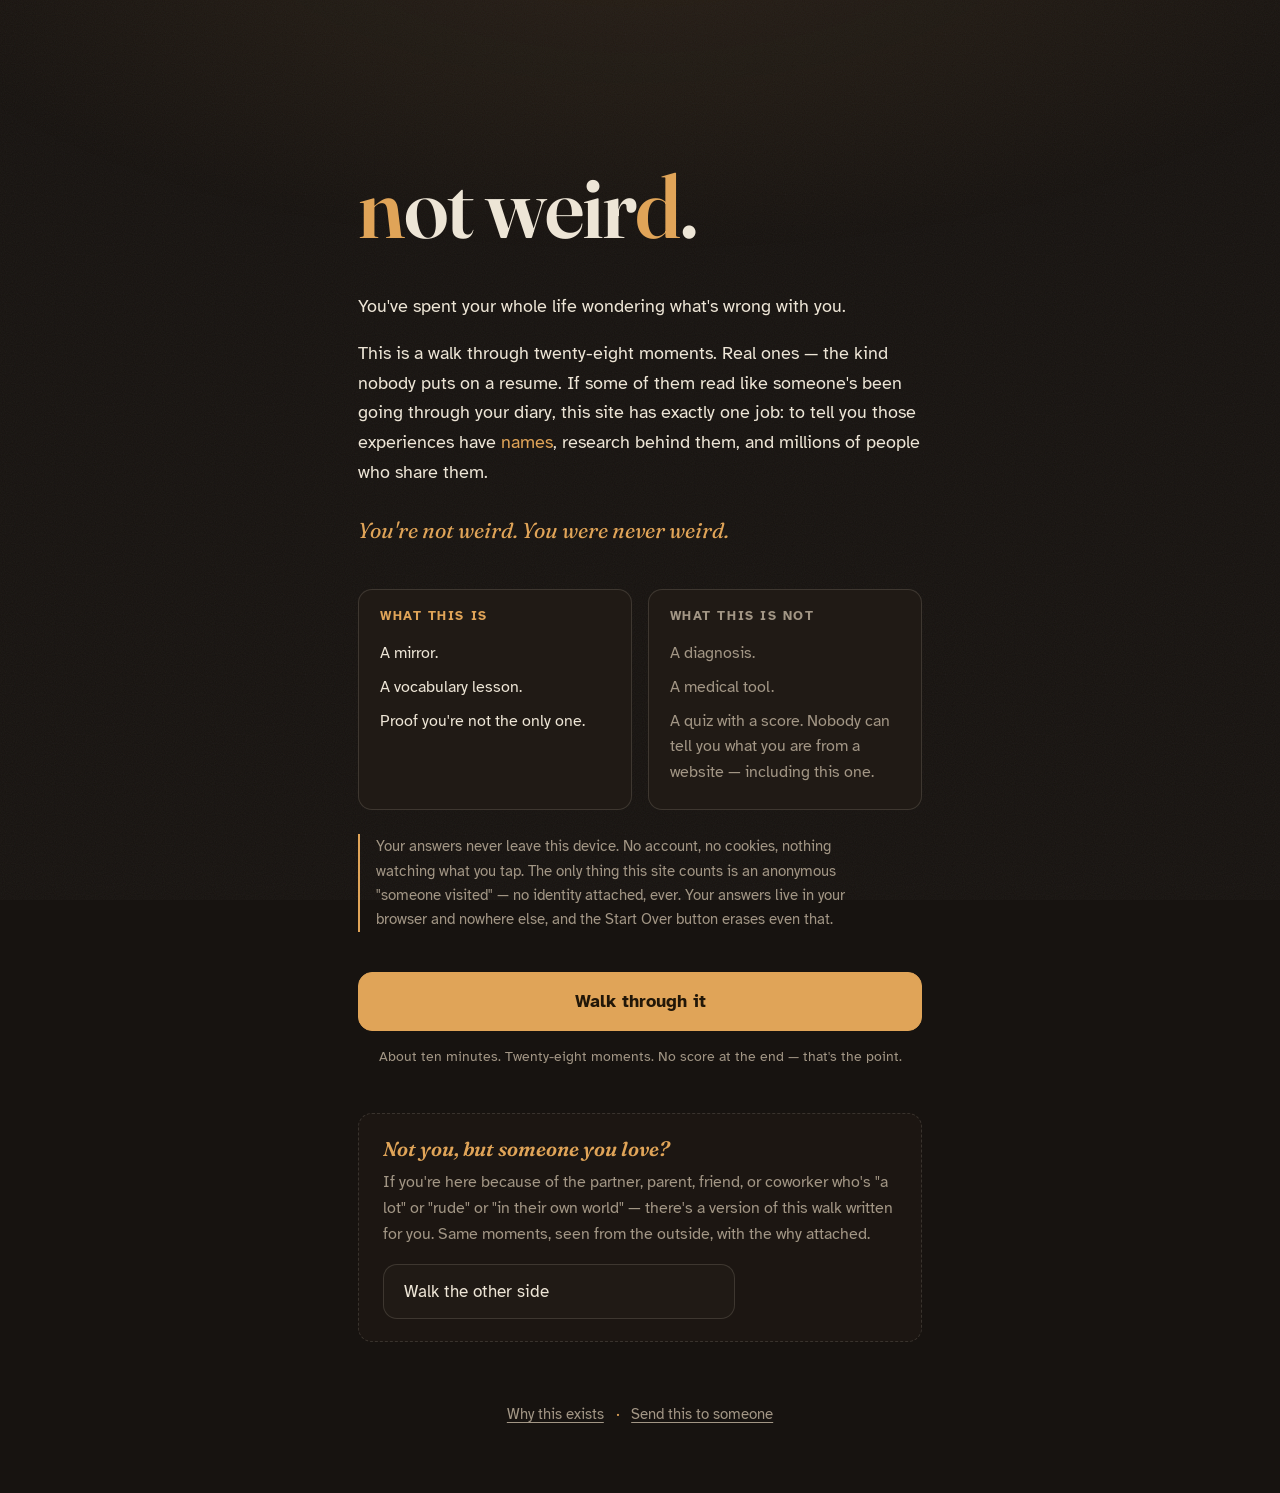
<file: index.html>
<!DOCTYPE html>
<html lang="en">
<head>
  <meta charset="UTF-8">
  <meta name="viewport" content="width=device-width, initial-scale=1.0">
  <title>not weird. — you were never the problem</title>
  <meta name="description" content="A walk through 28 real moments. If they read like your diary, they have names, research, and millions of people who share them. Not a diagnosis — a mirror. Includes the other side: a walk for the people who love them.">
  <meta property="og:title" content="not weird.">
  <meta property="og:description" content="You've spent your whole life wondering what's wrong with you. Maybe nothing. Walk through 28 moments and find out you're not alone. Not a diagnosis — a mirror.">
  <meta property="og:type" content="website">
  <meta property="og:url" content="https://brettseeleyphoto-png.github.io/not-weird/">
  <meta property="og:image" content="https://brettseeleyphoto-png.github.io/not-weird/og.png">
  <meta property="og:image:width" content="1200">
  <meta property="og:image:height" content="630">
  <meta name="twitter:card" content="summary_large_image">
  <meta name="twitter:title" content="not weird.">
  <meta name="twitter:description" content="Twenty-eight real moments. Not a diagnosis — a mirror.">
  <meta name="twitter:image" content="https://brettseeleyphoto-png.github.io/not-weird/og.png">
  <meta name="theme-color" content="#171310">
  <link rel="preconnect" href="https://fonts.googleapis.com">
  <link rel="preconnect" href="https://fonts.gstatic.com" crossorigin>
  <link href="https://fonts.googleapis.com/css2?family=Atkinson+Hyperlegible:ital,wght@0,400;0,700;1,400&family=Fraunces:ital,opsz,wght@0,9..144,400..700;1,9..144,400..700&display=swap" rel="stylesheet">
  <link rel="stylesheet" href="css/style.css">
</head>
<body>
  <main id="app" aria-live="polite"></main>
  <noscript>
    <div style="max-width:38rem;margin:4rem auto;padding:0 1.4rem;color:#ede5d6;font-family:Georgia,serif">
      <h1>not weird.</h1>
      <p>This site needs JavaScript to walk you through it — partly so that your answers can stay on your device and never touch a server.</p>
    </div>
  </noscript>
  <script src="js/content.js"></script>
  <script src="js/app.js"></script>
  <!-- GoatCounter: anonymous visit count only. No cookies, no identity, never answers.
       Dashboard (private): https://notweird.goatcounter.com -->
  <script data-goatcounter="https://notweird.goatcounter.com/count" async src="//gc.zgo.at/count.js"></script>
</body>
</html>
</file>
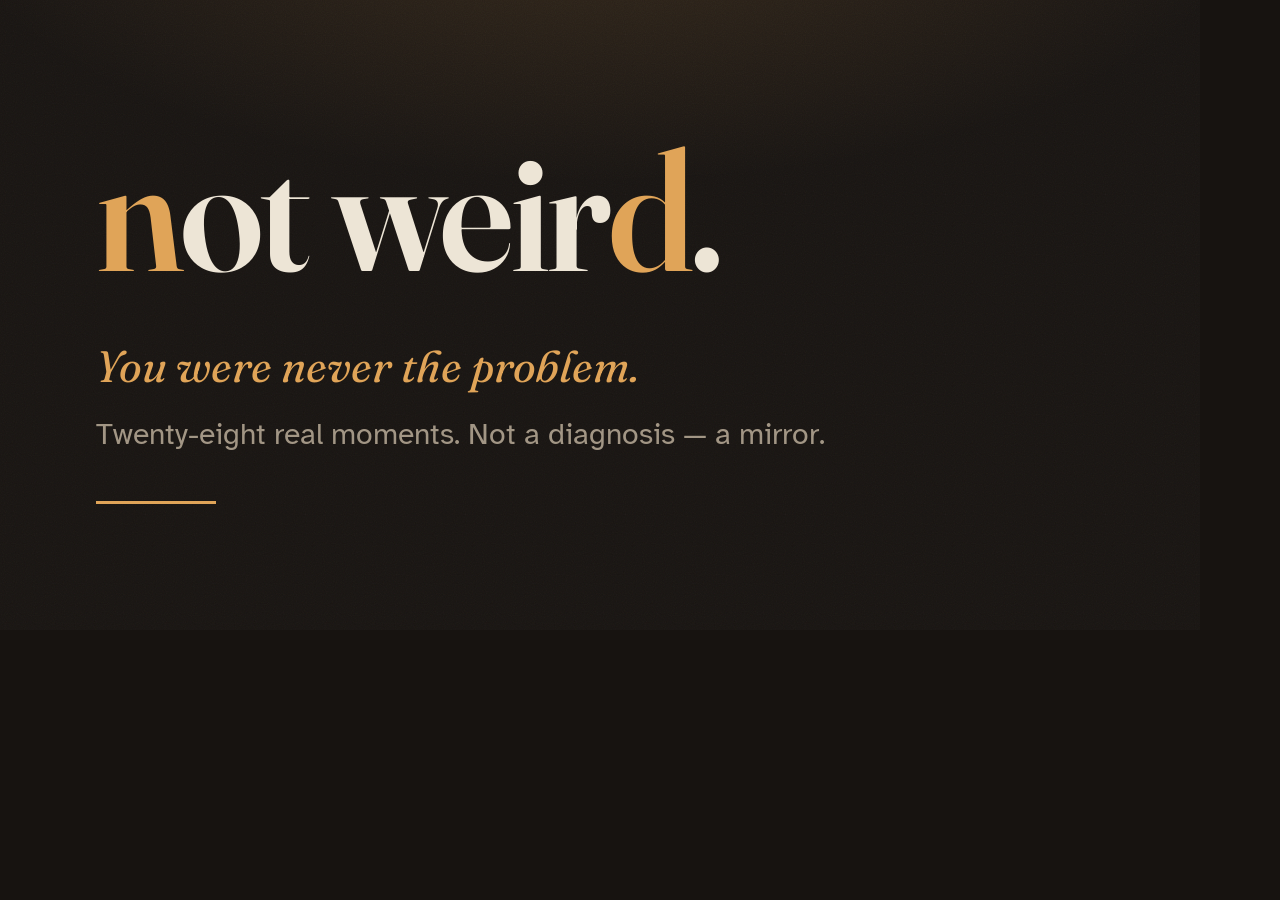
<file: og.html>
<!DOCTYPE html>
<html lang="en">
<head>
<meta charset="UTF-8">
<!-- Source for og.png — render at 1200x630:
     chrome --headless --screenshot=og.png --window-size=1200,630 --virtual-time-budget=6000 og.html -->
<link rel="preconnect" href="https://fonts.googleapis.com">
<link rel="preconnect" href="https://fonts.gstatic.com" crossorigin>
<link href="https://fonts.googleapis.com/css2?family=Atkinson+Hyperlegible:wght@400;700&family=Fraunces:ital,opsz,wght@0,9..144,400..700;1,9..144,400..700&display=swap" rel="stylesheet">
<style>
  * { margin: 0; padding: 0; box-sizing: border-box; }
  html, body { width: 1200px; height: 630px; overflow: hidden; }
  body {
    background: #171310;
    position: relative;
    display: flex;
    flex-direction: column;
    justify-content: center;
    padding: 0 96px;
    font-family: "Atkinson Hyperlegible", sans-serif;
  }
  .glow {
    position: absolute; inset: 0;
    background: radial-gradient(ellipse 80% 70% at 50% -20%, rgba(224,164,88,0.16), transparent 70%);
  }
  .grain {
    position: absolute; inset: 0;
    background-image: url("data:image/svg+xml,%3Csvg xmlns='http://www.w3.org/2000/svg' width='160' height='160'%3E%3Cfilter id='n'%3E%3CfeTurbulence type='fractalNoise' baseFrequency='0.9' numOctaves='2'/%3E%3C/filter%3E%3Crect width='160' height='160' filter='url(%23n)' opacity='0.05'/%3E%3C/svg%3E");
  }
  .brand {
    position: relative;
    font-family: "Fraunces", Georgia, serif;
    font-weight: 600;
    font-size: 168px;
    letter-spacing: -0.02em;
    color: #ede5d6;
    line-height: 1;
  }
  .brand .nd { color: #e0a458; }
  .tag {
    position: relative;
    margin-top: 44px;
    font-family: "Fraunces", Georgia, serif;
    font-style: italic;
    font-size: 44px;
    color: #e0a458;
  }
  .sub {
    position: relative;
    margin-top: 22px;
    font-size: 30px;
    color: #a29685;
  }
  .rule {
    position: relative;
    width: 120px;
    height: 3px;
    background: #e0a458;
    margin-top: 48px;
  }
</style>
</head>
<body>
  <div class="glow"></div>
  <div class="grain"></div>
  <div class="brand"><span class="nd">n</span>ot weir<span class="nd">d</span>.</div>
  <div class="tag">You were never the problem.</div>
  <div class="sub">Twenty-eight real moments. Not a diagnosis — a mirror.</div>
  <div class="rule"></div>
</body>
</html>
</file>
<file: css/style.css>
/* Not Weird — lamplight at 1 a.m.
   Warm near-black, amber glow, serif vignettes.
   Quiet, safe, nothing flashes, nothing nags. */

:root {
  --ink: #171310;
  --ink-2: #201a15;
  --paper: #ede5d6;
  --muted: #a29685;
  --amber: #e0a458;
  --amber-soft: rgba(224, 164, 88, 0.13);
  --line: rgba(237, 229, 214, 0.14);
  --serif: "Fraunces", Georgia, serif;
  --sans: "Atkinson Hyperlegible", -apple-system, sans-serif;
  --maxw: 38rem;
}

* { box-sizing: border-box; margin: 0; padding: 0; }

html { -webkit-text-size-adjust: 100%; }

body {
  background: var(--ink);
  color: var(--paper);
  font-family: var(--sans);
  font-size: 1.0625rem;
  line-height: 1.65;
  min-height: 100vh;
  overflow-x: hidden;
}

/* lamplight glow + grain */
body::before {
  content: "";
  position: fixed;
  inset: 0;
  background: radial-gradient(ellipse 90% 55% at 50% -10%, rgba(224, 164, 88, 0.09), transparent 70%);
  pointer-events: none;
  z-index: 0;
}
body::after {
  content: "";
  position: fixed;
  inset: 0;
  background-image: url("data:image/svg+xml,%3Csvg xmlns='http://www.w3.org/2000/svg' width='160' height='160'%3E%3Cfilter id='n'%3E%3CfeTurbulence type='fractalNoise' baseFrequency='0.9' numOctaves='2'/%3E%3C/filter%3E%3Crect width='160' height='160' filter='url(%23n)' opacity='0.05'/%3E%3C/svg%3E");
  pointer-events: none;
  z-index: 0;
}

#app { position: relative; z-index: 1; }

.screen {
  max-width: var(--maxw);
  margin: 0 auto;
  padding: clamp(2rem, 6vw, 4rem) 1.4rem 4rem;
  opacity: 0;
  transform: translateY(10px);
  transition: opacity 0.35s ease, transform 0.35s ease;
}
.screen.in { opacity: 1; transform: none; }
.screen.out { opacity: 0; transform: translateY(-8px); transition-duration: 0.2s; }

@media (prefers-reduced-motion: reduce) {
  .screen, .screen.in, .screen.out { opacity: 1; transform: none; transition: none; }
}

h1, h2, h3 { line-height: 1.2; font-weight: 600; }
[data-focus]:focus { outline: none; }

em { font-style: italic; }
a { color: var(--amber); text-underline-offset: 3px; }
a:hover { color: var(--paper); }

/* ---------- buttons ---------- */

.btn {
  display: block;
  width: 100%;
  font-family: var(--sans);
  font-size: 1.0625rem;
  text-align: left;
  color: var(--paper);
  background: var(--ink-2);
  border: 1px solid var(--line);
  border-radius: 14px;
  padding: 1rem 1.25rem;
  cursor: pointer;
  transition: border-color 0.2s ease, background 0.2s ease, transform 0.15s ease;
}
.btn:hover { border-color: var(--amber); }
.btn:active { transform: scale(0.985); }
.btn:focus-visible { outline: 2px solid var(--amber); outline-offset: 3px; }

.btn.primary {
  background: var(--amber);
  border-color: var(--amber);
  color: #221708;
  font-weight: 700;
  text-align: center;
}
.btn.primary:hover { background: #ecb46c; }

.btn.ghost { text-align: center; margin-top: 2.5rem; }

.btn.resp.chosen {
  border-color: var(--amber);
  background: var(--amber-soft);
}

.link {
  background: none;
  border: none;
  color: var(--muted);
  font-family: var(--sans);
  font-size: 0.95rem;
  cursor: pointer;
  text-decoration: underline;
  text-underline-offset: 3px;
  padding: 0.4rem 0.2rem;
}
.link:hover { color: var(--amber); }
.link:focus-visible { outline: 2px solid var(--amber); outline-offset: 2px; }

/* ---------- landing ---------- */

.landing .hero { padding-top: clamp(2rem, 10vh, 6rem); }

.brand {
  font-family: var(--serif);
  font-weight: 600;
  font-size: clamp(3.2rem, 13vw, 5.5rem);
  letter-spacing: -0.02em;
  color: var(--paper);
  margin-bottom: 2rem;
}
.brand .nd { color: var(--amber); }
.brand-sm { font-size: clamp(2.4rem, 9vw, 3.6rem); }

.lede {
  font-size: 1.125rem;
  margin-bottom: 1.1rem;
  max-width: 34em;
}
.lede em { color: var(--amber); font-style: normal; }
.lede:last-of-type {
  font-family: var(--serif);
  font-style: italic;
  font-size: 1.35rem;
  color: var(--amber);
  margin-top: 1.6rem;
}

.isisnt {
  display: grid;
  grid-template-columns: 1fr 1fr;
  gap: 1rem;
  margin: 2.5rem 0 1.5rem;
}
@media (max-width: 520px) { .isisnt { grid-template-columns: 1fr; } }

.isisnt-col {
  border: 1px solid var(--line);
  border-radius: 14px;
  padding: 1.2rem 1.3rem;
  background: var(--ink-2);
}
.isisnt-col h2 {
  font-size: 0.8rem;
  text-transform: uppercase;
  letter-spacing: 0.12em;
  color: var(--amber);
  margin-bottom: 0.8rem;
}
.isisnt-col.isnt h2 { color: var(--muted); }
.isisnt-col ul { list-style: none; }
.isisnt-col li {
  padding: 0.25rem 0;
  font-size: 0.98rem;
}
.isisnt-col.isnt li { color: var(--muted); }

.privacy {
  font-size: 0.92rem;
  color: var(--muted);
  border-left: 2px solid var(--amber);
  padding-left: 1rem;
  margin: 1.5rem 0 2.5rem;
  max-width: 36em;
}

.hero-actions .btn.primary { font-size: 1.15rem; padding: 1.1rem; }
.time-note {
  text-align: center;
  font-size: 0.88rem;
  color: var(--muted);
  margin-top: 0.9rem;
}

.foot { margin-top: 3.5rem; text-align: center; }

.other-door {
  border: 1px dashed var(--line);
  border-radius: 14px;
  padding: 1.4rem 1.5rem;
  margin-top: 2.8rem;
  background: rgba(32, 26, 21, 0.6);
}
.other-door h2 {
  font-family: var(--serif);
  font-style: italic;
  font-size: 1.25rem;
  color: var(--amber);
  margin-bottom: 0.6rem;
}
.other-door p { color: var(--muted); font-size: 0.98rem; margin-bottom: 1rem; max-width: 36em; }
.other-door .btn { max-width: 22rem; }

.nt-headline {
  font-family: var(--serif);
  font-size: 1.3rem;
  line-height: 1.5;
  border-left: 2px solid var(--amber);
  padding: 0.3rem 0 0.3rem 1.1rem;
  margin: 2.2rem 0 1.8rem;
  max-width: 34em;
}
.nt-headline strong { color: var(--amber); font-weight: 600; }

.manifesto {
  margin: 2.2rem 0 1.4rem;
  padding: 1.6rem 1.5rem;
  border: 1px solid var(--line);
  border-radius: 14px;
  background: var(--ink-2);
}
.manifesto p {
  font-family: var(--serif);
  font-size: 1.25rem;
  line-height: 1.5;
  margin-bottom: 0.9rem;
}
.manifesto p:last-child { margin-bottom: 0; }
.manifesto p::before { content: "— "; color: var(--amber); }

/* ---------- walk ---------- */

.progress {
  position: relative;
  height: 2px;
  background: var(--line);
  border-radius: 2px;
  margin-bottom: 0.9rem;
}
.progress span {
  position: absolute;
  inset: 0 auto 0 0;
  background: var(--amber);
  border-radius: 2px;
  transition: width 0.4s ease;
}

.crumb {
  font-size: 0.8rem;
  text-transform: uppercase;
  letter-spacing: 0.14em;
  color: var(--muted);
  margin-bottom: clamp(2rem, 7vh, 4rem);
}
.crumb-sep { margin: 0 0.5em; color: var(--amber); }

.vignette {
  font-family: var(--serif);
  font-size: clamp(1.4rem, 4.5vw, 1.75rem);
  line-height: 1.5;
  font-weight: 450;
  margin-bottom: clamp(2.2rem, 6vh, 3.5rem);
}
.vignette em { color: var(--amber); }

.responses { display: grid; gap: 0.75rem; max-width: 26rem; }

.navrow { margin-top: 2.8rem; }

/* ---------- explainer ---------- */

.kicker {
  font-size: 0.92rem;
  color: var(--muted);
  margin-bottom: 1.2rem;
}

.big {
  font-family: var(--serif);
  font-size: clamp(1.9rem, 6.5vw, 2.7rem);
  font-weight: 600;
  letter-spacing: -0.01em;
  margin-bottom: 1.6rem;
}

.name-lead { color: var(--muted); margin-bottom: 1.4rem; }
.name {
  display: inline-block;
  font-family: var(--serif);
  font-style: italic;
  font-size: 1.15em;
  color: var(--amber);
  border-bottom: 1px solid var(--amber);
  padding-bottom: 1px;
}

.ebody { margin-bottom: 1.1rem; max-width: 36em; }
.ebody em { color: var(--amber); font-style: normal; }

.tools-title {
  font-size: 0.8rem;
  text-transform: uppercase;
  letter-spacing: 0.14em;
  color: var(--amber);
  margin: 2.2rem 0 1rem;
}

.tools { list-style: none; max-width: 36em; }
.tools li {
  padding: 0.9rem 0 0.9rem 1.2rem;
  border-left: 2px solid var(--amber-soft);
  margin-bottom: 0.4rem;
}
.tools li strong { display: block; color: var(--paper); margin-bottom: 0.15rem; }
.tools li { color: var(--muted); }

.explainer .btn.primary { margin-top: 2.4rem; max-width: 26rem; }

/* ---------- story ---------- */

.story h1 {
  font-family: var(--serif);
  font-size: clamp(2rem, 7vw, 2.8rem);
  margin-bottom: 2rem;
}
.story p { margin-bottom: 1.15rem; max-width: 36em; }
.story p:first-of-type {
  font-family: var(--serif);
  font-size: 1.5rem;
  color: var(--amber);
}
.signoff { font-family: var(--serif); font-style: italic; color: var(--muted); }

/* ---------- mirror ---------- */

.mirror h1 {
  font-family: var(--serif);
  font-size: clamp(2rem, 7vw, 2.8rem);
  margin-bottom: 1.8rem;
}

.reflections { list-style: none; margin-bottom: 1.8rem; }
.reflections li {
  font-family: var(--serif);
  font-size: 1.2rem;
  line-height: 1.5;
  padding: 0.85rem 0 0.85rem 1.2rem;
  border-left: 2px solid var(--amber);
  margin-bottom: 0.6rem;
}

.mlead { margin-bottom: 1.1rem; max-width: 36em; }

.disclaimer {
  border: 1px solid var(--amber);
  border-radius: 14px;
  background: var(--amber-soft);
  padding: 1.4rem 1.5rem;
  margin: 2.2rem 0;
}
.disclaimer h2 {
  font-size: 0.8rem;
  text-transform: uppercase;
  letter-spacing: 0.14em;
  color: var(--amber);
  margin-bottom: 0.8rem;
}
.disclaimer p { margin-bottom: 0.7rem; max-width: 36em; }
.disclaimer p:last-child { margin-bottom: 0; }

.next-title {
  font-family: var(--serif);
  font-size: 1.6rem;
  margin: 2.6rem 0 1.4rem;
}

.next-group { margin-bottom: 1.8rem; }
.next-group h3 {
  font-size: 1.05rem;
  color: var(--amber);
  margin-bottom: 0.7rem;
}
.next-group ul { list-style: none; }
.next-group li {
  padding: 0.45rem 0 0.45rem 1.1rem;
  border-left: 2px solid var(--line);
  margin-bottom: 0.35rem;
  color: var(--muted);
  max-width: 36em;
}
.next-group li em { color: var(--paper); }

.crisis {
  margin-top: 2.4rem;
  padding: 1.2rem 1.4rem;
  border: 1px solid var(--line);
  border-radius: 14px;
  background: var(--ink-2);
  max-width: 38em;
}
.crisis strong { color: var(--amber); font-size: 1.1em; }

.share-btn { max-width: 26rem; margin-top: 2.4rem; }

.mirror-foot { border-top: 1px solid var(--line); padding-top: 1.6rem; }
.madeby { font-size: 0.9rem; color: var(--muted); margin-bottom: 0.5rem; }
</file>
